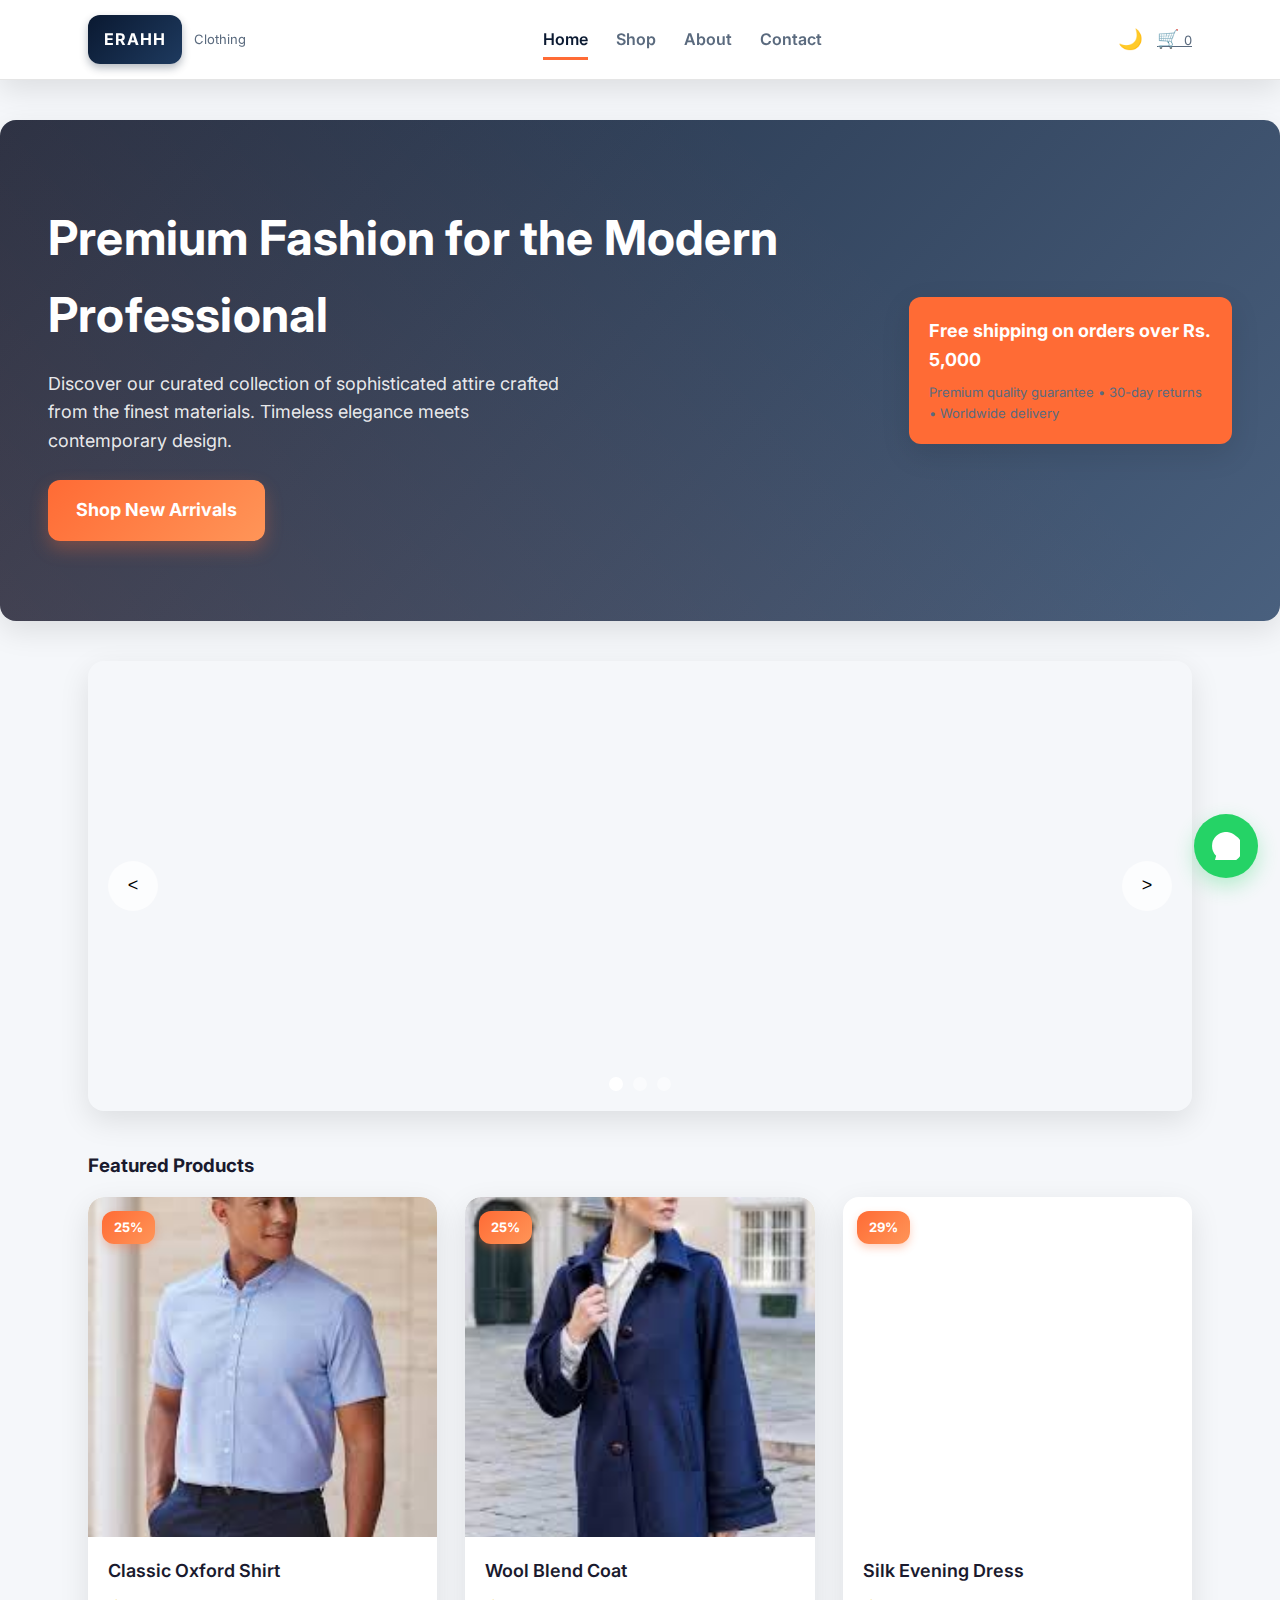
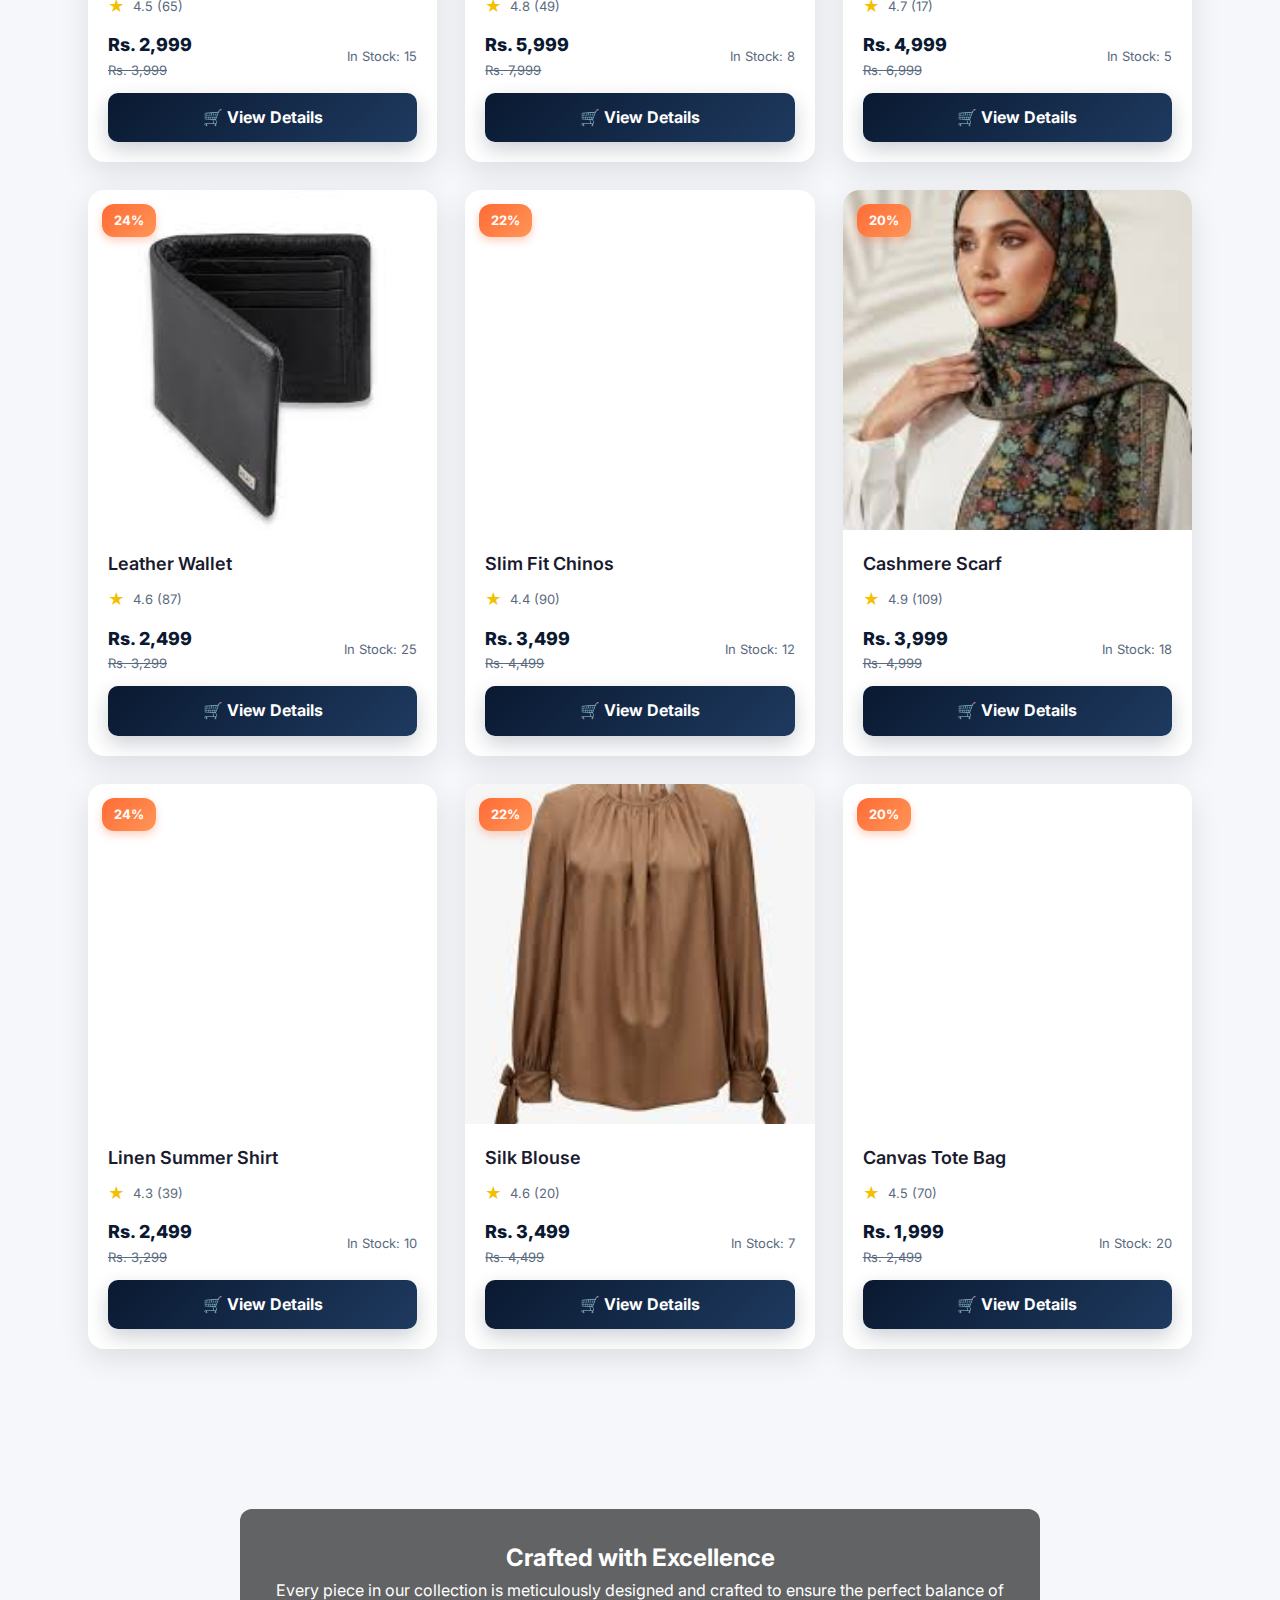
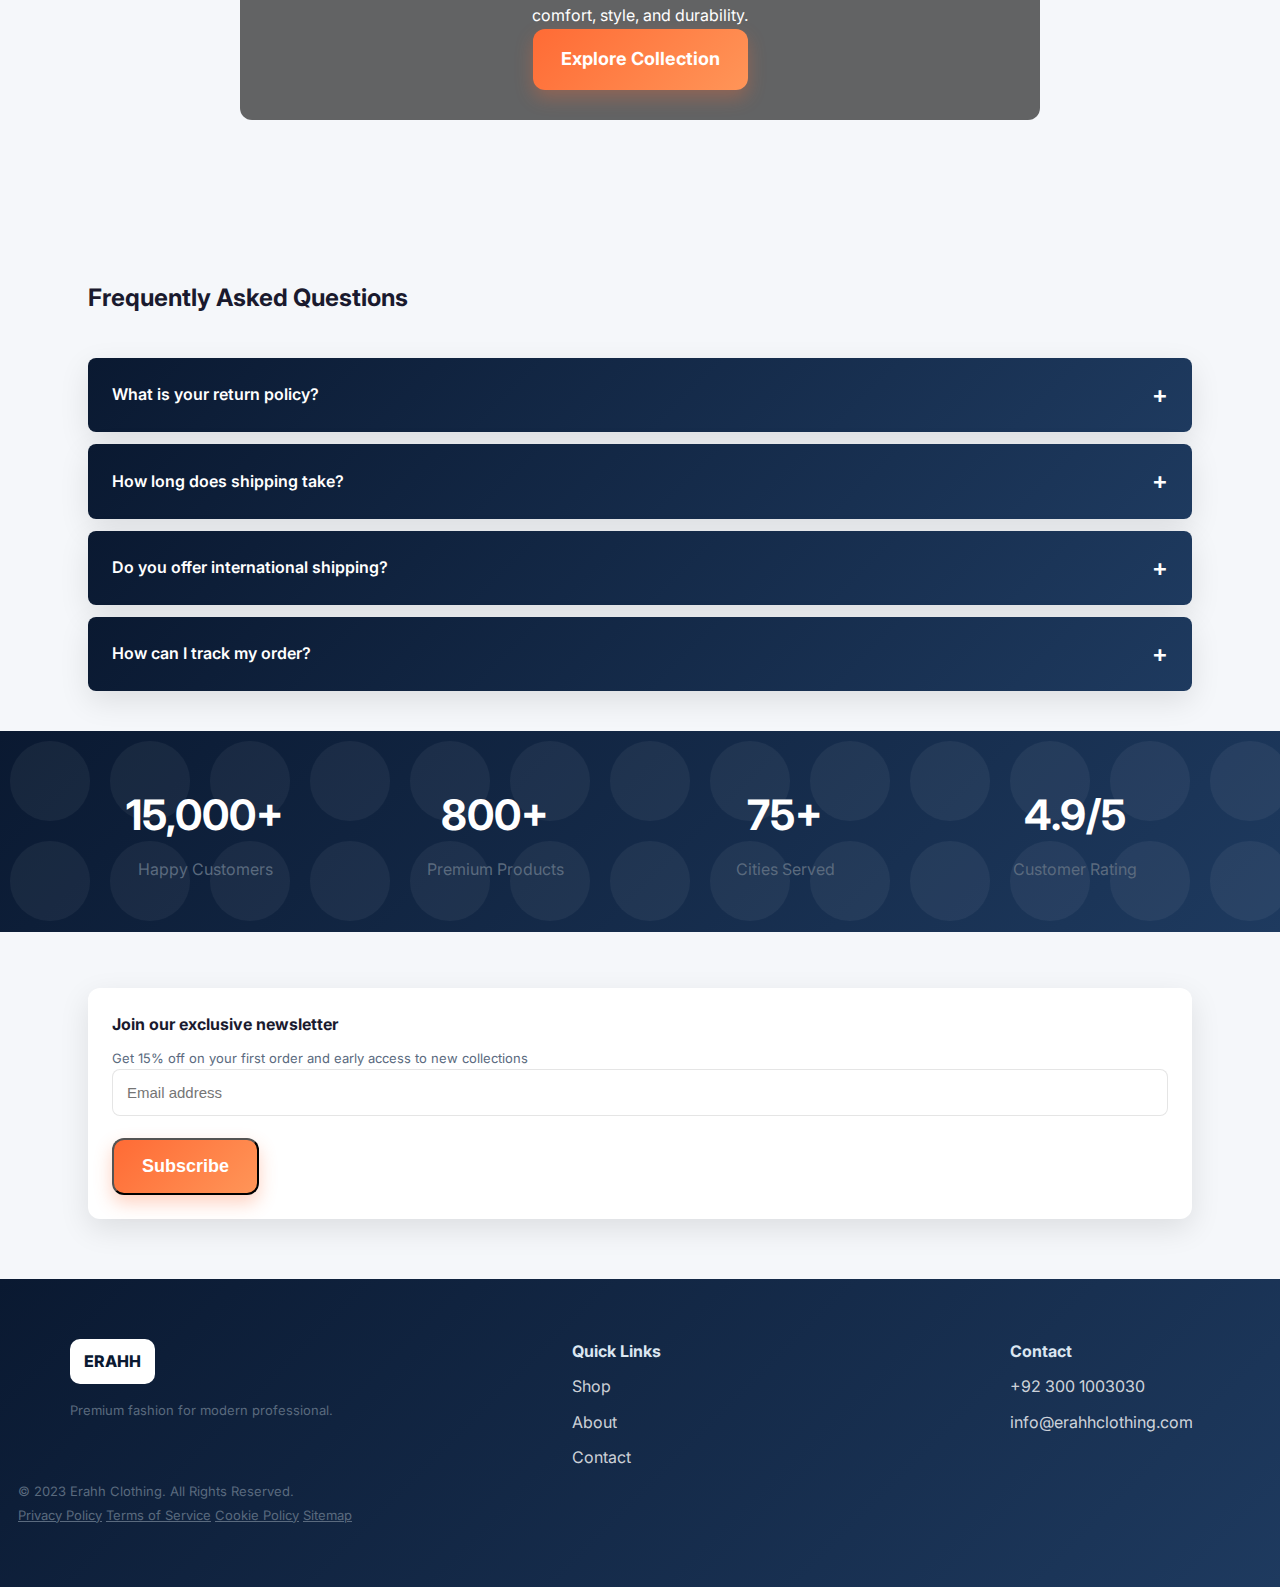
<file: web 404/index.html>
<!doctype html>
<html lang="en">
<head>
  <meta charset="utf-8">
  <meta name="viewport" content="width=device-width,initial-scale=1">
  <title>Erahh Clothing — Home</title>
  <meta name="description" content="Erahh Clothing - modern, stylish apparel. Shop premium textiles and curated collections.">
  <link rel="stylesheet" href="style.css">
  <link rel="preconnect" href="https://fonts.googleapis.com">
  <link rel="preconnect" href="https://fonts.gstatic.com" crossorigin>
  <link href="https://fonts.googleapis.com/css2?family=Inter:wght@400;500;600;700;800&family=Poppins:wght@400;500;600;700;800&display=swap" rel="stylesheet">
</head>
<body>

  <header class="header">
    <div class="header-inner">
      <a class="brand" href="index.html">
        <div class="logo-pill">ERAHH</div>
        <div class="muted small">Clothing</div>
      </a>
      <nav class="site-nav">
        <a href="index.html" class="active">Home</a>
        <div class="dropdown">
          <a href="shop.html">Shop</a>
          <div class="dropdown-content">
            <a href="shop.html?category=Men">Men</a>
            <a href="shop.html?category=Women">Women</a>
            <a href="shop.html?category=Accessories">Accessories</a>
          </div>
        </div>
        <a href="about.html">About</a>
        <a href="contact.html">Contact</a>
      </nav>
      <div class="header-icons">
        <button class="theme-toggle" aria-label="Toggle theme">🌙</button>
        <a href="cart.html">🛒 <span class="cart-count small muted">0</span></a>
      </div>
    </div>
  </header>

  <main>
    <section class="hero">
      <div class="hero-left">
        <h1>Premium Fashion for the Modern Professional</h1>
        <p>Discover our curated collection of sophisticated attire crafted from the finest materials. Timeless elegance meets contemporary design.</p>
        <a href="shop.html" class="cta">Shop New Arrivals</a>
      </div>
      <div class="hero-right">
        <div style="background:var(--accent); padding:20px;border-radius:12px; max-width:400px; box-shadow:var(--shadow)">
          <div style="font-weight:700; font-size:18px; margin-bottom:8px">Free shipping on orders over Rs. 5,000</div>
          <div class="small muted">Premium quality guarantee • 30-day returns • Worldwide delivery</div>
        </div>
      </div>
    </section>

    <!-- Image Slider -->
    <div class="container">
      <div class="slider-container">
        <div class="slides">
          <div class="slide" style="background-image: url('https://images.unsplash.com/photo-1483985988355-763728e1935b?q=80&w=1800&auto=format&fit=crop')"></div>
          <div class="slide" style="background-image: url('https://images.unsplash.com/photo-1490481651871-ab68de25d43d?q=80&w=1800&auto=format&fit=crop')"></div>
          <div class="slide" style="background-image: url('https://images.unsplash.com/photo-1441986300917-64674bd600d8?q=80&w=1800&auto=format&fit=crop')"></div>
        </div>
        <div class="slider-nav">
          <button class="slider-prev">&lt;</button>
          <button class="slider-next">&gt;</button>
        </div>
        <div class="slider-dots">
          <span class="dot active"></span>
          <span class="dot"></span>
          <span class="dot"></span>
        </div>
      </div>
    </div>

    <div class="container">
      <h3 style="margin-bottom:16px">Featured Products</h3>
      <div class="products" aria-live="polite"></div>
    </div>

    <!-- Parallax Section -->
    <div class="parallax" style="background-image: url('https://images.unsplash.com/photo-1445205170230-053b83016050?q=80&w=1800&auto=format&fit=crop')">
      <div class="parallax-content">
        <h2>Crafted with Excellence</h2>
        <p>Every piece in our collection is meticulously designed and crafted to ensure the perfect balance of comfort, style, and durability.</p>
        <a href="shop.html" class="cta">Explore Collection</a>
      </div>
    </div>

    <!-- FAQ Section -->
    <div class="container">
      <h2 style="margin-bottom:20px">Frequently Asked Questions</h2>
      <div class="accordion">
        <div class="accordion-item">
          <div class="accordion-header">What is your return policy?</div>
          <div class="accordion-content">
            <p>We offer a 30-day return policy for all items in their original condition with tags attached. Simply contact our customer service team to initiate a return. Refunds are processed within 5-7 business days after we receive the returned item.</p>
          </div>
        </div>
        <div class="accordion-item">
          <div class="accordion-header">How long does shipping take?</div>
          <div class="accordion-content">
            <p>Standard shipping typically takes 5-7 business days. Express shipping options are available at checkout for 2-3 business day delivery. International shipping times vary by destination.</p>
          </div>
        </div>
        <div class="accordion-item">
          <div class="accordion-header">Do you offer international shipping?</div>
          <div class="accordion-content">
            <p>Yes, we ship to over 50 countries worldwide. International shipping rates and delivery times vary by location. You can check if we ship to your country at checkout.</p>
          </div>
        </div>
        <div class="accordion-item">
          <div class="accordion-header">How can I track my order?</div>
          <div class="accordion-content">
            <p>Once your order ships, you'll receive a confirmation email with a tracking number. You can use this number to track your package on our website or the carrier's website.</p>
          </div>
        </div>
      </div>
    </div>

    <section class="stats">
      <div class="stats-inner">
        <div class="stat"><h2>15,000+</h2><p class="muted">Happy Customers</p></div>
        <div class="stat"><h2>800+</h2><p class="muted">Premium Products</p></div>
        <div class="stat"><h2>75+</h2><p class="muted">Cities Served</p></div>
        <div class="stat"><h2>4.9/5</h2><p class="muted">Customer Rating</p></div>
      </div>
    </section>
    
    <div style="height:28px"></div>

    <section class="container">
      <div style="display:flex; gap:24px; flex-wrap:wrap">
        <div style="flex:1; min-width:260px" class="form-card">
          <h4 style="margin-bottom:10px">Join our exclusive newsletter</h4>
          <p class="muted small">Get 15% off on your first order and early access to new collections</p>
          <form onsubmit="event.preventDefault(); showNotification('Thanks for subscribing! Check your email for the discount code.');">
            <input type="email" placeholder="Email address" required>
            <button class="cta" style="margin-top:8px">Subscribe</button>
          </form>
        </div>
      </div>
    </section>
  </main>
  <footer class="site-footer">
    <div class="footer-inner">
      <div class="footer-col">
        <div class="footer-logo">ERAHH</div>
        <div class="muted small">Premium fashion for modern professional.</div>
      </div>
      <div class="footer-col">
        <div style="font-weight:700;color:#dbe6f1">Quick Links</div>
        <a href="shop.html">Shop</a>
        <a href="about.html">About</a>
        <a href="contact.html">Contact</a>
      </div>
      <div class="footer-col">
        <div style="font-weight:700;color:#dbe6f1">Contact</div>
        <a href="tel:+92 3001003030">+92 300 1003030</a>
        <a href="mailto:info@erahhclothing.com">info@erahhclothing.com</a>
      </div>
    </div>
    
    <!-- CENTERED FOOTER BOTTOM -->
    <div class="footer-bottom">
      <p class="small muted">&copy; 2023 Erahh Clothing. All Rights Reserved.</p>
      <div class="footer-links">
        <a href="#" data-modal="privacy" class="small muted">Privacy Policy</a>
        <a href="#" data-modal="terms" class="small muted">Terms of Service</a>
        <a href="#" data-modal="cookie" class="small muted">Cookie Policy</a>
        <a href="#" data-modal="sitemap" class="small muted">Sitemap</a>
      </div>
    </div>
  </footer>

  <a class="whatsapp" href="https://wa.me/92 3001003030" target="_blank" aria-label="WhatsApp" style="position:fixed;right:22px;bottom:22px;">
    <svg width="28" height="28" viewBox="0 0 24 24" fill="none"><path fill="#fff" d="M20.52 3.48a11.96 11.96 0 10-16.97 16.97l-1.37 4.99 5.08-1.35A11.96 11.96 0 0020.52 3.48z"/><path d="M17.347 14.52c-.293-.146-1.732-.856-2.002-.953-.27-.098-.467-.146-.664.147-.197.293-.76.953-.93 1.147-.172.197-.345.219-.637.073-.293-.146-1.236-.455-2.35-1.45-.869-.773-1.455-1.727-1.626-2.02-.172-.293-.018-.452.129-.598.132-.132.293-.345.439-.517.146-.172.195-.293.293-.488.098-.197.049-.369-.024-.516-.073-.146-.664-1.6-.909-2.195-.239-.577-.482-.5-.663-.51l-.565-.01c-.197 0-.516.073-.787.369-.27.293-1.03 1.01-1.03 2.46 0 1.45 1.055 2.852 1.2 3.049.146.197 2.07 3.17 5.022 4.44 2.95 1.27 2.95.848 3.48.802.516-.049 1.73-.7 1.976-1.374.246-.674.246-1.25.172-1.374-.073-.122-.267-.197-.56-.343z" fill="#fff"/></svg>
  </a>

  <script src="main.js"></script>
</body>
</html>
</file>
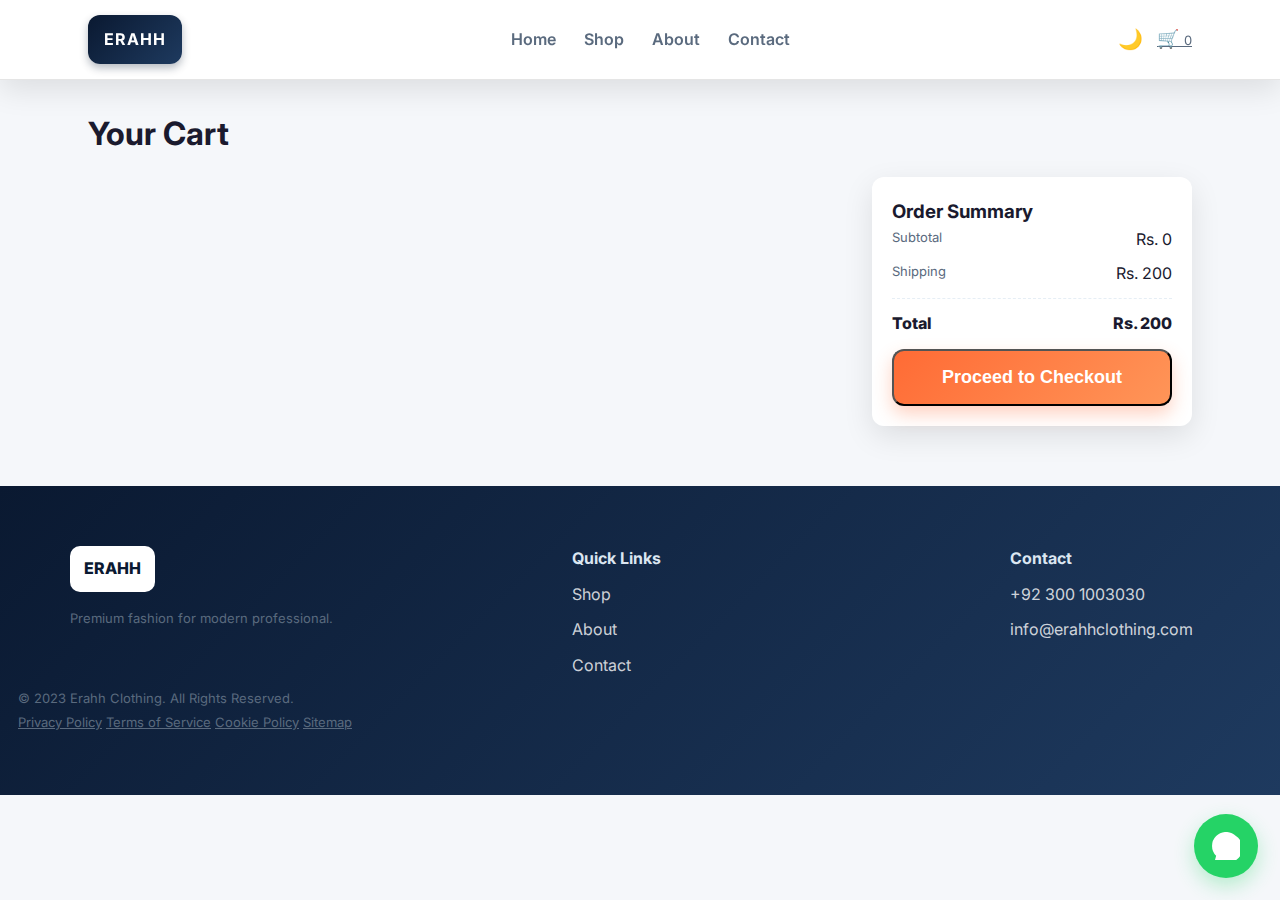
<file: web 404/cart.html>
<!doctype html>
<html lang="en">
<head> 
  <meta charset="utf-8">
  <meta name="viewport" content="width=device-width,initial-scale=1">
  <title>Cart — Erahh Clothing</title>
  <link rel="stylesheet" href="style.css">
  <link rel="preconnect" href="https://fonts.googleapis.com">
  <link rel="preconnect" href="https://fonts.gstatic.com" crossorigin>
  <link href="https://fonts.googleapis.com/css2?family=Inter:wght@400;500;600;700;800&family=Poppins:wght@400;500;600;700;800&display=swap" rel="stylesheet">
</head>
<body>
  <header class="header">        
    <div class="header-inner">
      <a class="brand" href="index.html"><div class="logo-pill">ERAHH</div></a>
      <nav class="site-nav"><a href="index.html">Home</a><a href="shop.html">Shop</a><a href="about.html">About</a><a href="contact.html">Contact</a></nav>
      <div class="header-icons">
        <button class="theme-toggle" aria-label="Toggle theme">🌙</button>
        <a href="cart.html">🛒 <span class="cart-count small muted">0</span></a>
      </div>
    </div>
  </header>
      
  <main class="container">
    <h1>Your Cart</h1>
    <div style="display:grid;grid-template-columns:1fr 320px; gap:18px; margin-top:18px">
      <div>
        <div class="cart-list"></div>
      </div>

      <aside>
        <div class="order-summary">
          <h3>Order Summary</h3>
          <div style="display:flex;justify-content:space-between"><div class="muted small">Subtotal</div><div class="subtotal-amt">Rs. 0</div></div>
          <div style="display:flex;justify-content:space-between;margin-top:8px"><div class="muted small">Shipping</div><div class="shipping-amt">Rs. 200</div></div>
          <hr style="margin:12px 0;border:none;border-top:1px dashed #e6eef5">
          <div style="display:flex;justify-content:space-between;font-weight:800"><div>Total</div><div class="total-amt">Rs. 0</div></div>
          <a href="checkout.html"><button class="cta" style="width:100%;margin-top:12px">Proceed to Checkout</button></a>
        </div>
      </aside>
    </div>
  </main>

  <footer class="site-footer">
    <div class="footer-inner">
      <div class="footer-col">
        <div class="footer-logo">ERAHH</div>
        <div class="muted small">Premium fashion for modern professional.</div>
      </div>
      <div class="footer-col">
        <div style="font-weight:700;color:#dbe6f1">Quick Links</div>
        <a href="shop.html">Shop</a>
        <a href="about.html">About</a>
        <a href="contact.html">Contact</a>
      </div>
      <div class="footer-col">
        <div style="font-weight:700;color:#dbe6f1">Contact</div>
        <a href="tel:+92 3001003030">+92 300 1003030</a>
        <a href="mailto:info@erahhclothing.com">info@erahhclothing.com</a>
      </div>
    </div>
    
    <!-- CENTERED FOOTER BOTTOM -->
    <div class="footer-bottom">
      <p class="small muted">&copy; 2023 Erahh Clothing. All Rights Reserved.</p>
      <div class="footer-links">
        <a href="#" data-modal="privacy" class="small muted">Privacy Policy</a>
        <a href="#" data-modal="terms" class="small muted">Terms of Service</a>
        <a href="#" data-modal="cookie" class="small muted">Cookie Policy</a>
        <a href="#" data-modal="sitemap" class="small muted">Sitemap</a>
      </div>
    </div>
  </footer>
<a class="whatsapp" href="https://wa.me/92 3001003030" target="_blank" aria-label="WhatsApp" style="position:fixed;right:22px;bottom:22px;">
    <svg width="28" height="28" viewBox="0 0 24 24" fill="none"><path fill="#fff" d="M20.52 3.48a11.96 11.96 0 10-16.97 16.97l-1.37 4.99 5.08-1.35A11.96 11.96 0 0020.52 3.48z"/><path d="M17.347 14.52c-.293-.146-1.732-.856-2.002-.953-.27-.098-.467-.146-.664.147-.197.293-.76.953-.93 1.147-.172.197-.345.219-.637.073-.293-.146-1.236-.455-2.35-1.45-.869-.773-1.455-1.727-1.626-2.02-.172-.293-.018-.452.129-.598.132-.132.293-.345.439-.517.146-.172.195-.293.293-.488.098-.197.049-.369-.024-.516-.073-.146-.664-1.6-.909-2.195-.239-.577-.482-.5-.663-.51l-.565-.01c-.197 0-.516.073-.787.369-.27.293-1.03 1.01-1.03 2.46 0 1.45 1.055 2.852 1.2 3.049.146.197 2.07 3.17 5.022 4.44 2.95 1.27 2.95.848 3.48.802.516-.049 1.73-.7 1.976-1.374.246-.674.246-1.25.172-1.374-.073-.122-.267-.197-.56-.343z" fill="#fff"/></svg>
  </a>

  <script src="main.js"></script>
</body>
</html>
</file>
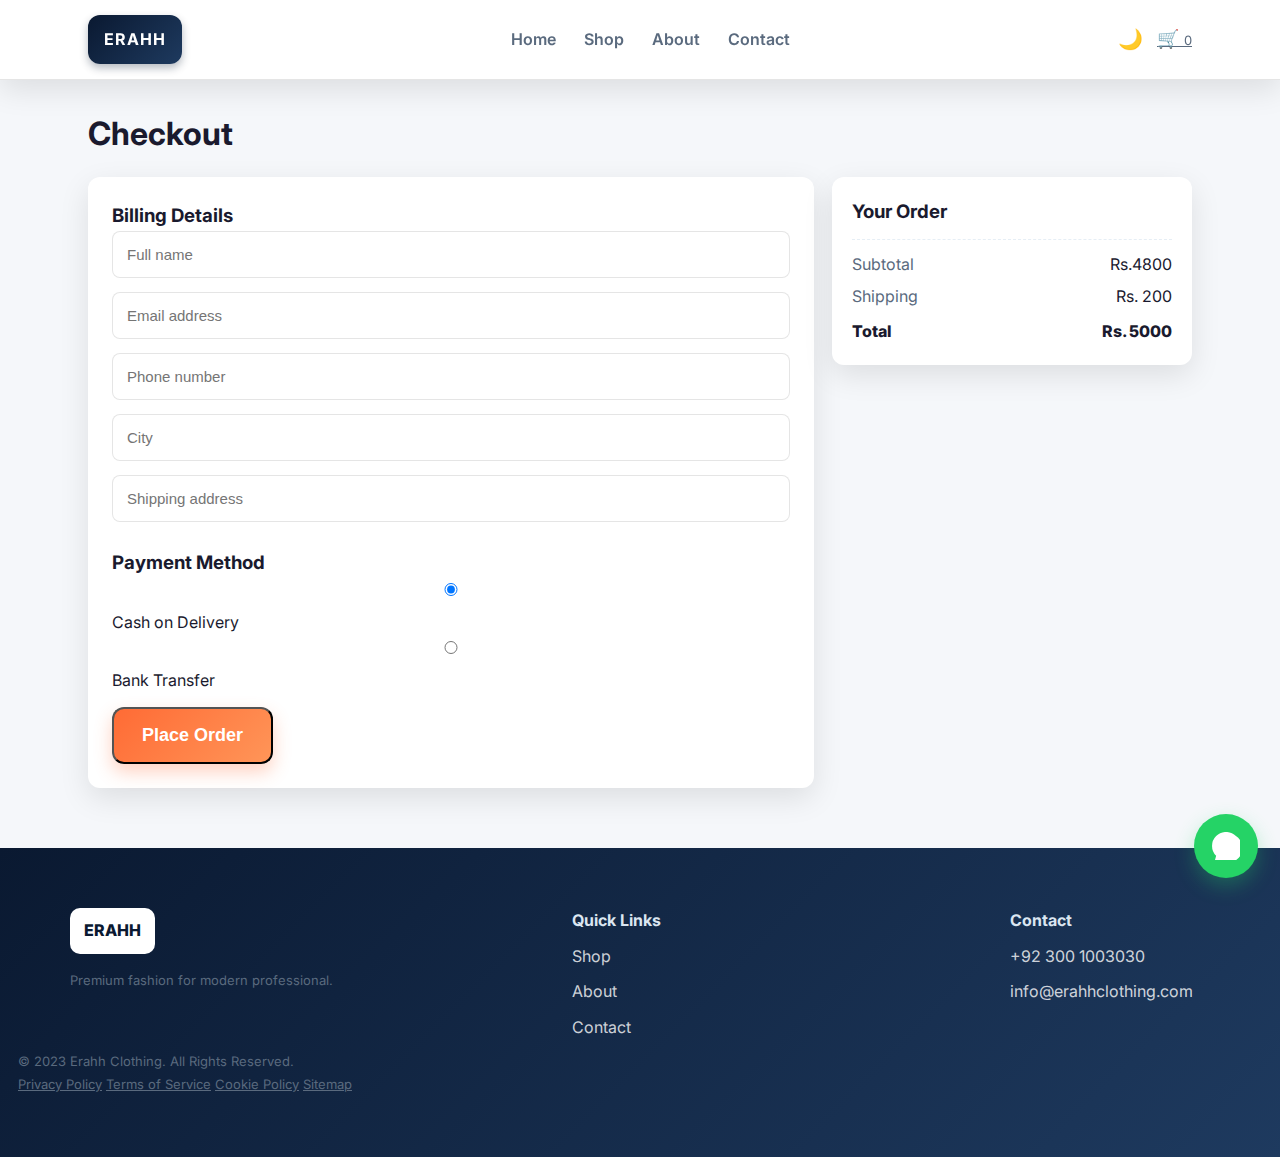
<file: web 404/checkout.html>
<!doctype html>
<html lang="en">
<head>
  <meta charset="utf-8">
  <meta name="viewport" content="width=device-width,initial-scale=1">
  <title>Checkout — Erahh Clothing</title>
  <link rel="stylesheet" href="style.css">
  <link rel="preconnect" href="https://fonts.googleapis.com">
  <link rel="preconnect" href="https://fonts.gstatic.com" crossorigin>
  <link href="https://fonts.googleapis.com/css2?family=Inter:wght@400;500;600;700;800&family=Poppins:wght@400;500;600;700;800&display=swap" rel="stylesheet">
</head>
<body>
  <header class="header">
    <div class="header-inner">
      <a class="brand" href="index.html"><div class="logo-pill">ERAHH</div></a>
      <nav class="site-nav"><a href="index.html">Home</a><a href="shop.html">Shop</a><a href="about.html">About</a><a href="contact.html">Contact</a></nav>
      <div class="header-icons">
        <button class="theme-toggle" aria-label="Toggle theme">🌙</button>
        <a href="cart.html">🛒 <span class="cart-count small muted">0</span></a>
      </div>
    </div>
  </header>

  <main class="container">
    <h1>Checkout</h1>
    <div style="display:grid;grid-template-columns:1fr 360px; gap:18px; margin-top:18px">
      <section>
        <div class="form-card">
          <form id="checkout-form">
            <h3>Billing Details</h3>
            <input name="name" placeholder="Full name" required>
            <input name="email" type="email" placeholder="Email address" required>
            <input name="phone" placeholder="Phone number" required>
            <input name="city" placeholder="City" required>
            <input name="address" placeholder="Shipping address" required>

            <h3 style="margin-top:12px">Payment Method</h3>
            <label><input type="radio" name="payment" value="cod" checked> Cash on Delivery</label><br>
            <label><input type="radio" name="payment" value="bank"> Bank Transfer</label><br>

            <button class="cta" type="submit" style="margin-top:14px">Place Order</button>
          </form>
        </div>
      </section>

      <aside>
        <div class="order-summary">
          <h3>Your Order</h3>
          <div class="order-items small muted"></div>
          <hr style="margin:12px 0;border:none;border-top:1px dashed #e6eef5">
          <div style="display:flex;justify-content:space-between"><div class="muted">Subtotal</div><div class="subtotal-amt">Rs.4800</div></div>
          <div style="display:flex;justify-content:space-between;margin-top:6px"><div class="muted">Shipping</div><div class="shipping-amt">Rs. 200</div></div>
          <div style="display:flex;justify-content:space-between;margin-top:10px;font-weight:800"><div>Total</div><div class="total-amt">Rs. 5000</div></div>
        </div>
      </aside>
    </div>
  </main>

  <footer class="site-footer">
    <div class="footer-inner">
      <div class="footer-col">
        <div class="footer-logo">ERAHH</div>
        <div class="muted small">Premium fashion for modern professional.</div>
      </div>
      <div class="footer-col">
        <div style="font-weight:700;color:#dbe6f1">Quick Links</div>
        <a href="shop.html">Shop</a>
        <a href="about.html">About</a>
        <a href="contact.html">Contact</a>
      </div>
      <div class="footer-col">
        <div style="font-weight:700;color:#dbe6f1">Contact</div>
        <a href="tel:+92 3001003030">+92 300 1003030</a>
        <a href="mailto:info@erahhclothing.com">info@erahhclothing.com</a>
      </div>
    </div>
    
    <!-- CENTERED FOOTER BOTTOM -->
    <div class="footer-bottom">
      <p class="small muted">&copy; 2023 Erahh Clothing. All Rights Reserved.</p>
      <div class="footer-links">
        <a href="#" data-modal="privacy" class="small muted">Privacy Policy</a>
        <a href="#" data-modal="terms" class="small muted">Terms of Service</a>
        <a href="#" data-modal="cookie" class="small muted">Cookie Policy</a>
        <a href="#" data-modal="sitemap" class="small muted">Sitemap</a>
      </div>
    </div>
  </footer>

<a class="whatsapp" href="https://wa.me/92 3001003030" target="_blank" aria-label="WhatsApp" style="position:fixed;right:22px;bottom:22px;">
    <svg width="28" height="28" viewBox="0 0 24 24" fill="none"><path fill="#fff" d="M20.52 3.48a11.96 11.96 0 10-16.97 16.97l-1.37 4.99 5.08-1.35A11.96 11.96 0 0020.52 3.48z"/><path d="M17.347 14.52c-.293-.146-1.732-.856-2.002-.953-.27-.098-.467-.146-.664.147-.197.293-.76.953-.93 1.147-.172.197-.345.219-.637.073-.293-.146-1.236-.455-2.35-1.45-.869-.773-1.455-1.727-1.626-2.02-.172-.293-.018-.452.129-.598.132-.132.293-.345.439-.517.146-.172.195-.293.293-.488.098-.197.049-.369-.024-.516-.073-.146-.664-1.6-.909-2.195-.239-.577-.482-.5-.663-.51l-.565-.01c-.197 0-.516.073-.787.369-.27.293-1.03 1.01-1.03 2.46 0 1.45 1.055 2.852 1.2 3.049.146.197 2.07 3.17 5.022 4.44 2.95 1.27 2.95.848 3.48.802.516-.049 1.73-.7 1.976-1.374.246-.674.246-1.25.172-1.374-.073-.122-.267-.197-.56-.343z" fill="#fff"/></svg>
  </a>

  <script src="main.js"></script>
</body>
</html>
</file>
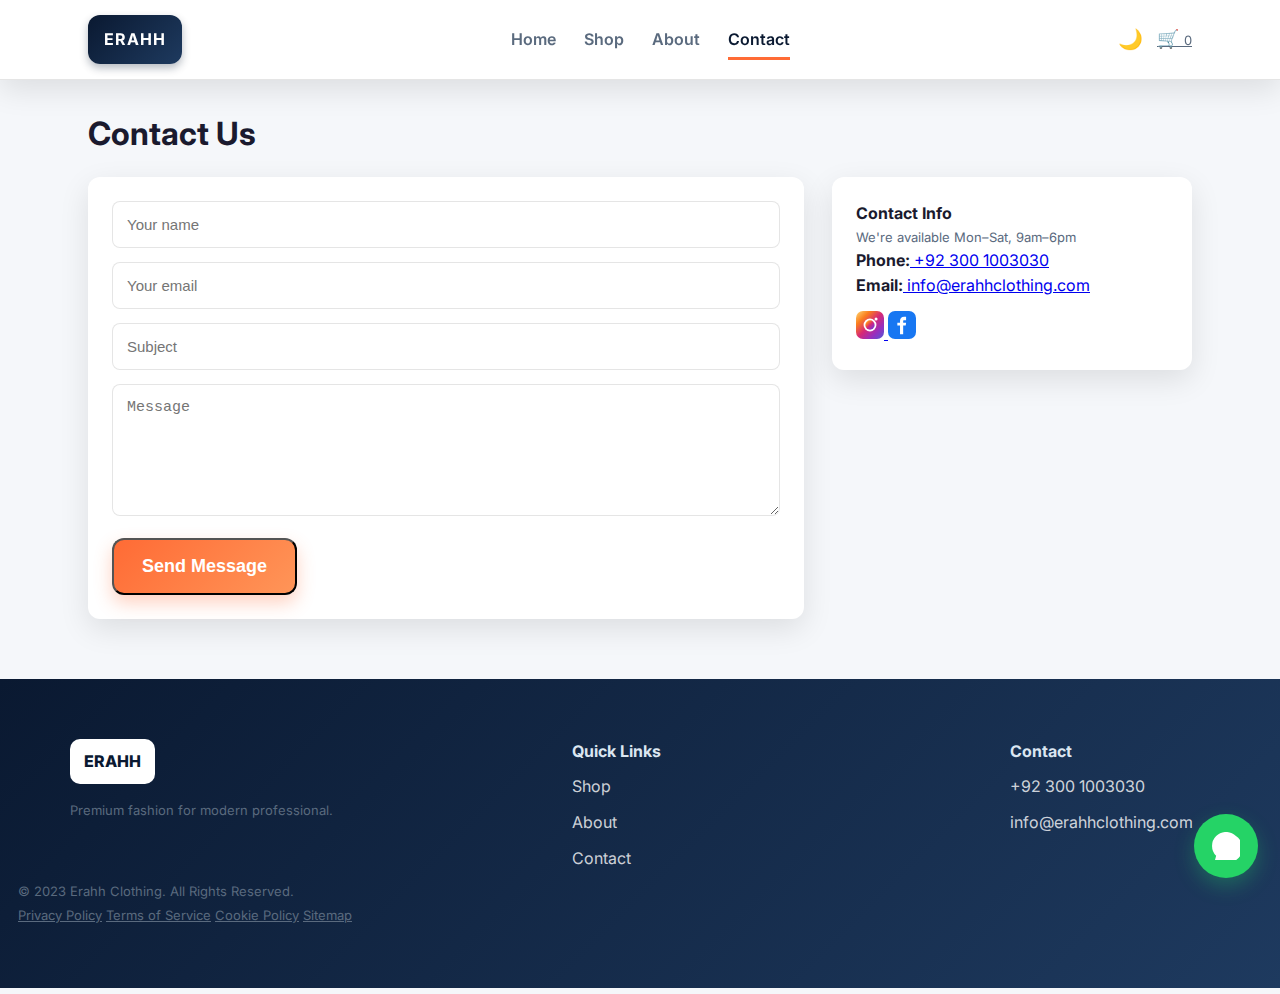
<file: web 404/contact.html>
<!doctype html>
<html lang="en">
<head>
  <meta charset="utf-8">
  <meta name="viewport" content="width=device-width,initial-scale=1">
  <title>Contact — Erahh Clothing</title>
  <link rel="stylesheet" href="style.css">
  <link rel="preconnect" href="https://fonts.googleapis.com">
  <link rel="preconnect" href="https://fonts.gstatic.com" crossorigin>
  <link href="https://fonts.googleapis.com/css2?family=Inter:wght@400;500;600;700;800&family=Poppins:wght@400;500;600;700;800&display=swap" rel="stylesheet">
</head>
<body>
  <header class="header">
    <div class="header-inner">
      <a class="brand" href="index.html"><div class="logo-pill">ERAHH</div></a>
      <nav class="site-nav"><a href="index.html">Home</a><a href="shop.html">Shop</a><a href="about.html">About</a><a href="contact.html" class="active">Contact</a></nav>
      <div class="header-icons">
        <button class="theme-toggle" aria-label="Toggle theme">🌙</button>
        <a href="cart.html">🛒 <span class="cart-count small muted">0</span></a>
      </div>
    </div>
  </header>

  <main class="container">
    <h1>Contact Us</h1>
    <div style="display:grid; grid-template-columns:1fr 360px; gap:28px; margin-top:18px">
      <section>
        <div class="form-card">
          <form id="contact-form" onsubmit="event.preventDefault(); showNotification('Message sent — we will contact you soon!');">
            <input type="text" name="name" placeholder="Your name" required>
            <input type="email" name="email" placeholder="Your email" required>
            <input type="text" name="subject" placeholder="Subject">
            <textarea name="message" rows="6" placeholder="Message" required></textarea>
            <form onsubmit="event.preventDefault(); showNotification('Your message has been sent! Thanks for sugessting us.');"></form>
          
            <button class="cta" type="submit">Send Message</button>
            
          </form>
        </div>
      </section>

      <aside>
        <div class="form-card">
          <h4>Contact Info</h4>
          <p class="muted small">We're available Mon–Sat, 9am–6pm</p>
          <p><strong>Phone:</strong><a href="https://wa.me/923001003030"> +92 300 1003030</a></p>
          <p><strong>Email:</strong><a href="mailto:info@erahhclothing.com?subject=Erahh%20Clothing%20Inquiry&body=Hello%2C%20I%20would%20like%20to%20ask...">
    info@erahhclothing.com
</a>
</p>
          <div style="margin-top:12px; display:flex; gap:12px; align-items:center">
         <div class="social-wrapper">
    <a href="https://instagram.com/YOUR_PAGE_HERE" target="_blank" title="Instagram" class="social-icon">
        <svg width="28" height="28" viewBox="0 0 24 24">
            <defs>
                <linearGradient id="igGradient" x1="0" y1="0" x2="1" y2="1">
                    <stop offset="0%" stop-color="#feda75"/>
                    <stop offset="25%" stop-color="#fa7e1e"/>
                    <stop offset="50%" stop-color="#d62976"/>
                    <stop offset="75%" stop-color="#962fbf"/>
                    <stop offset="100%" stop-color="#4f5bd5"/>
                </linearGradient>
            </defs>
            <rect width="24" height="24" rx="6" fill="url(#igGradient)"/>
            <circle cx="12" cy="12" r="5.5" fill="white"/>
            <circle cx="17.2" cy="6.8" r="1.3" fill="white"/>
            <circle cx="12" cy="12" r="4" fill="url(#igGradient)"/>
        </svg>
    </a>
    <a href="https://facebook.com/YOUR_PAGE_HERE" target="_blank" title="Facebook" class="social-icon">
        <svg width="28" height="28" viewBox="0 0 24 24">
            <rect width="24" height="24" rx="6" fill="#1877F2"/>
            <path d="M15.5 8H13.8C13.2 8 13 8.3 13 8.9V10H15.5L15.2 12.5H13V20H10.3V12.5H8V10H10.3V8.5C10.3 6.6 11.4 5 13.8 5H15.5V8Z" fill="white"/>
        </svg>
    </a>
</div>

          </div>
        </div>
      </aside>
    </div>
  </main>

    <footer class="site-footer">
    <div class="footer-inner">
      <div class="footer-col">
        <div class="footer-logo">ERAHH</div>
        <div class="muted small">Premium fashion for modern professional.</div>
      </div>
      <div class="footer-col">
        <div style="font-weight:700;color:#dbe6f1">Quick Links</div>
        <a href="shop.html">Shop</a>
        <a href="about.html">About</a>
        <a href="contact.html">Contact</a>
      </div>
      <div class="footer-col">
        <div style="font-weight:700;color:#dbe6f1">Contact</div>
        <a href="tel:+92 3001003030">+92 300 1003030</a>
        <a href="mailto:info@erahhclothing.com">info@erahhclothing.com</a>
      </div>
    </div>
    
    <!-- CENTERED FOOTER BOTTOM -->
    <div class="footer-bottom">
      <p class="small muted">&copy; 2023 Erahh Clothing. All Rights Reserved.</p>
      <div class="footer-links">
        <a href="#" data-modal="privacy" class="small muted">Privacy Policy</a>
        <a href="#" data-modal="terms" class="small muted">Terms of Service</a>
        <a href="#" data-modal="cookie" class="small muted">Cookie Policy</a>
        <a href="#" data-modal="sitemap" class="small muted">Sitemap</a>
      </div>
    </div>
  </footer>

 <a class="whatsapp" href="https://wa.me/92 3001003030" target="_blank" aria-label="WhatsApp" style="position:fixed;right:22px;bottom:22px;">
    <svg width="28" height="28" viewBox="0 0 24 24" fill="none"><path fill="#fff" d="M20.52 3.48a11.96 11.96 0 10-16.97 16.97l-1.37 4.99 5.08-1.35A11.96 11.96 0 0020.52 3.48z"/><path d="M17.347 14.52c-.293-.146-1.732-.856-2.002-.953-.27-.098-.467-.146-.664.147-.197.293-.76.953-.93 1.147-.172.197-.345.219-.637.073-.293-.146-1.236-.455-2.35-1.45-.869-.773-1.455-1.727-1.626-2.02-.172-.293-.018-.452.129-.598.132-.132.293-.345.439-.517.146-.172.195-.293.293-.488.098-.197.049-.369-.024-.516-.073-.146-.664-1.6-.909-2.195-.239-.577-.482-.5-.663-.51l-.565-.01c-.197 0-.516.073-.787.369-.27.293-1.03 1.01-1.03 2.46 0 1.45 1.055 2.852 1.2 3.049.146.197 2.07 3.17 5.022 4.44 2.95 1.27 2.95.848 3.48.802.516-.049 1.73-.7 1.976-1.374.246-.674.246-1.25.172-1.374-.073-.122-.267-.197-.56-.343z" fill="#fff"/></svg>
  </a>

  <script src="main.js"></script>
</body>
</html>
</file>
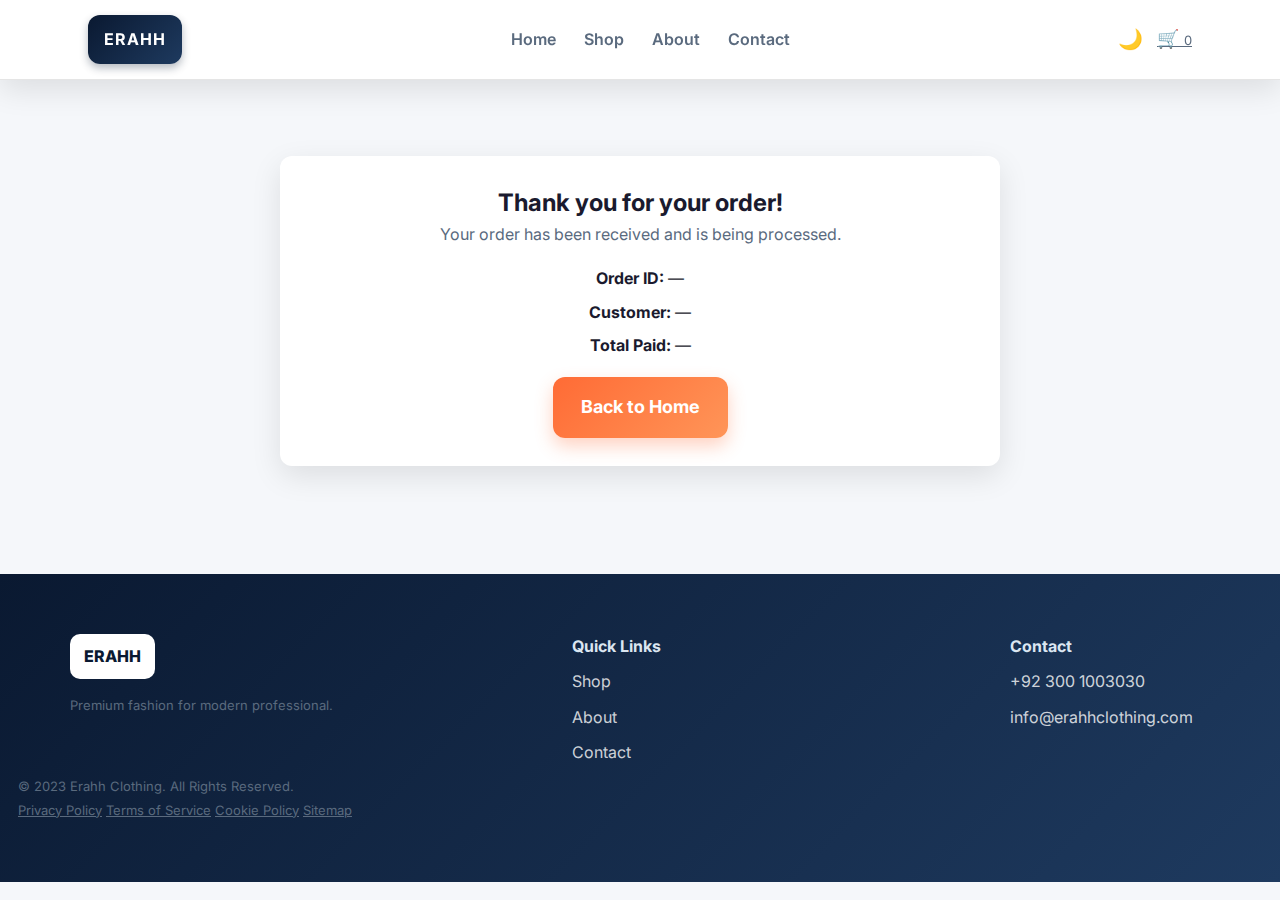
<file: web 404/order-confirmation.html>
<!doctype html>
<html lang="en">
<head>
  <meta charset="utf-8">
  <meta name="viewport" content="width=device-width,initial-scale=1">
  <title>Order Confirmation — Erahh Clothing</title>
  <link rel="stylesheet" href="style.css">
  <link rel="preconnect" href="https://fonts.googleapis.com">
  <link rel="preconnect" href="https://fonts.gstatic.com" crossorigin>
  <link href="https://fonts.googleapis.com/css2?family=Inter:wght@400;500;600;700;800&family=Poppins:wght@400;500;600;700;800&display=swap" rel="stylesheet">
</head>
<body>
  <header class="header">
    <div class="header-inner">
      <a class="brand" href="index.html"><div class="logo-pill">ERAHH</div></a>
      <nav class="site-nav"><a href="index.html">Home</a><a href="shop.html">Shop</a><a href="about.html">About</a><a href="contact.html">Contact</a></nav>
      <div class="header-icons">
        <button class="theme-toggle" aria-label="Toggle theme">🌙</button>
        <a href="cart.html">🛒 <span class="cart-count small muted">0</span></a>
      </div>
    </div>
  </header>

  <main class="container center" style="padding:48px 18px">
    <div style="max-width:720px;margin:0 auto;background:#fff;padding:28px;border-radius:12px;box-shadow:var(--shadow)">
      <h2>Thank you for your order!</h2>
      <p class="muted">Your order has been received and is being processed.</p>
      <div style="margin-top:18px">
        <div><strong>Order ID:</strong> <span class="order-id">—</span></div>
        <div style="margin-top:8px"><strong>Customer:</strong> <span class="order-name">—</span></div>
        <div style="margin-top:8px"><strong>Total Paid:</strong> <span class="order-total">—</span></div>
      </div>

      <div style="margin-top:18px" class="order-items small muted"></div>

      <div style="margin-top:18px">
        <a class="cta" href="index.html">Back to Home</a>
      </div>
    </div>
  </main>

   <footer class="site-footer">
    <div class="footer-inner">
      <div class="footer-col">
        <div class="footer-logo">ERAHH</div>
        <div class="muted small">Premium fashion for modern professional.</div>
      </div>
      <div class="footer-col">
        <div style="font-weight:700;color:#dbe6f1">Quick Links</div>
        <a href="shop.html">Shop</a>
        <a href="about.html">About</a>
        <a href="contact.html">Contact</a>
      </div>
      <div class="footer-col">
        <div style="font-weight:700;color:#dbe6f1">Contact</div>
        <a href="tel:+92 3001003030">+92 300 1003030</a>
        <a href="mailto:info@erahhclothing.com">info@erahhclothing.com</a>
      </div>
    </div>
    
    <!-- CENTERED FOOTER BOTTOM -->
    <div class="footer-bottom">
      <p class="small muted">&copy; 2023 Erahh Clothing. All Rights Reserved.</p>
      <div class="footer-links">
        <a href="#" data-modal="privacy" class="small muted">Privacy Policy</a>
        <a href="#" data-modal="terms" class="small muted">Terms of Service</a>
        <a href="#" data-modal="cookie" class="small muted">Cookie Policy</a>
        <a href="#" data-modal="sitemap" class="small muted">Sitemap</a>
      </div>
    </div>
  </footer>

  <script src="main.js"></script>
</body>
</html>
</file>
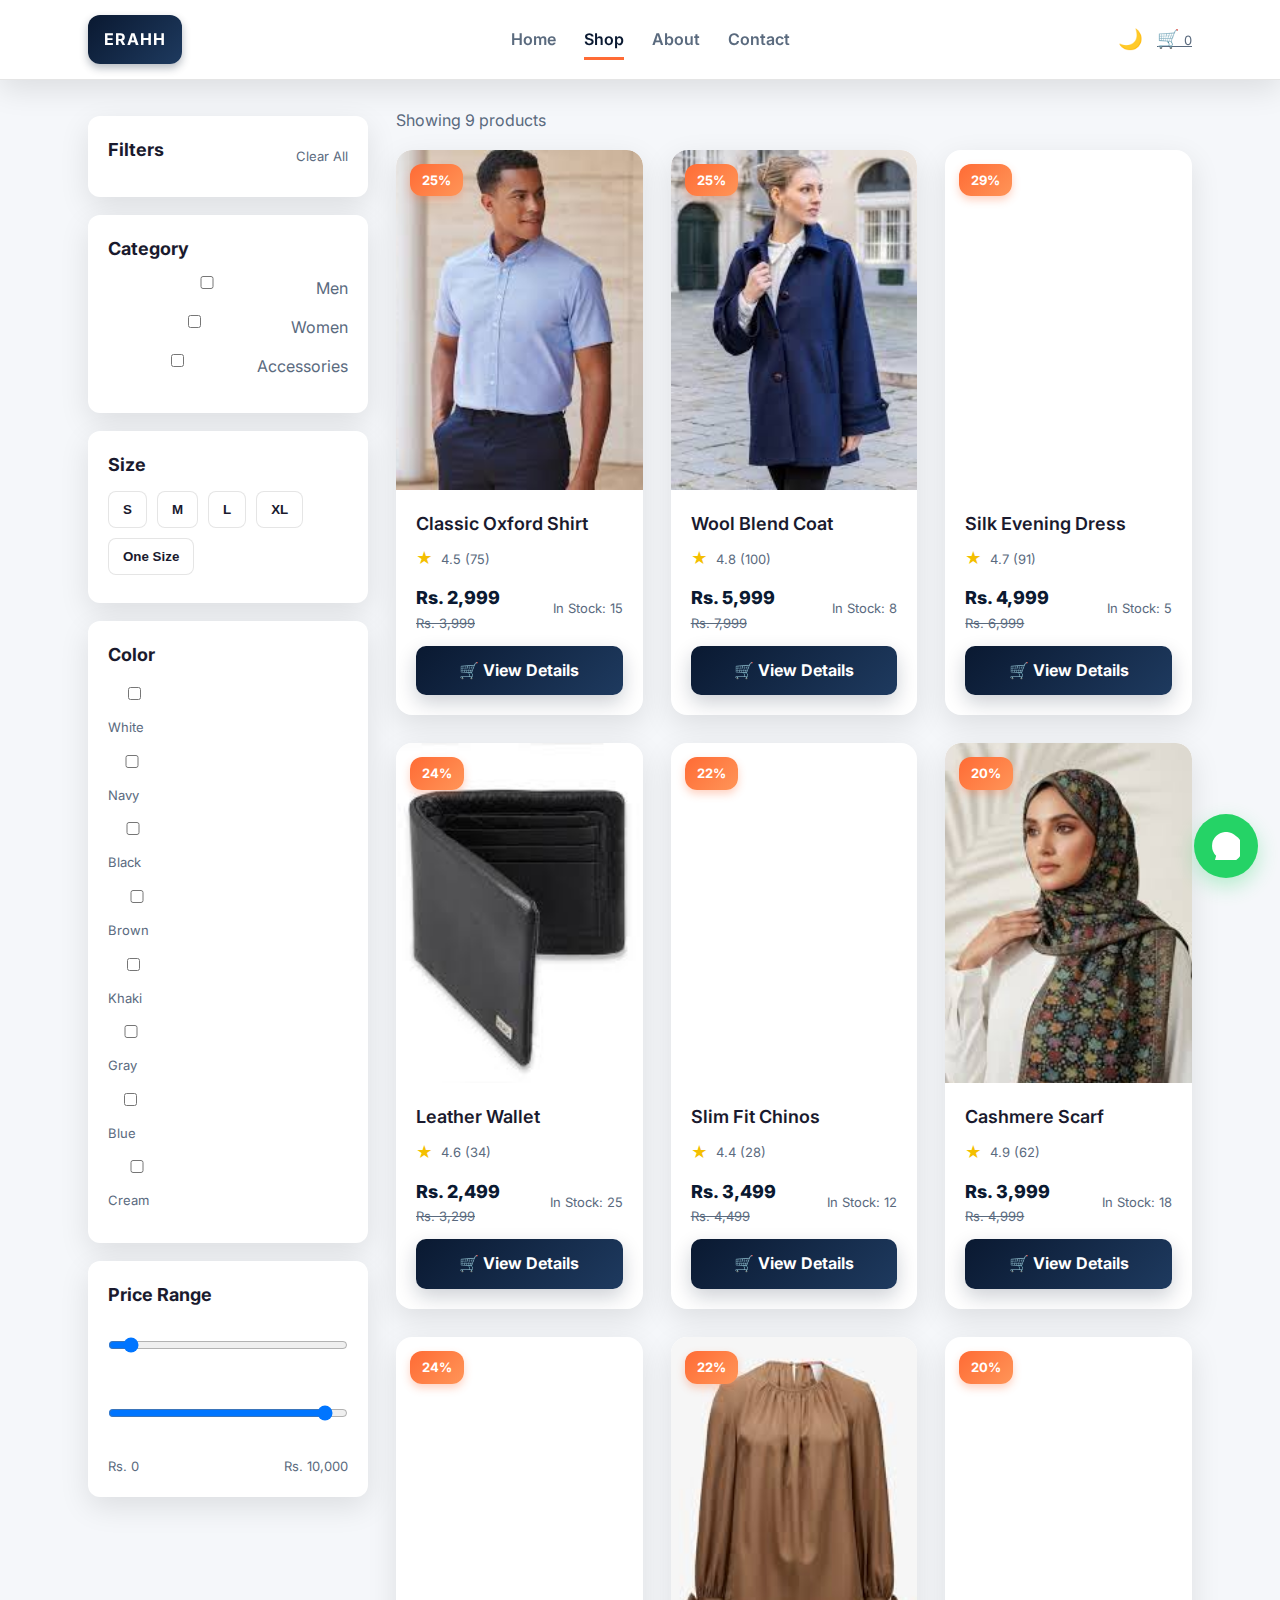
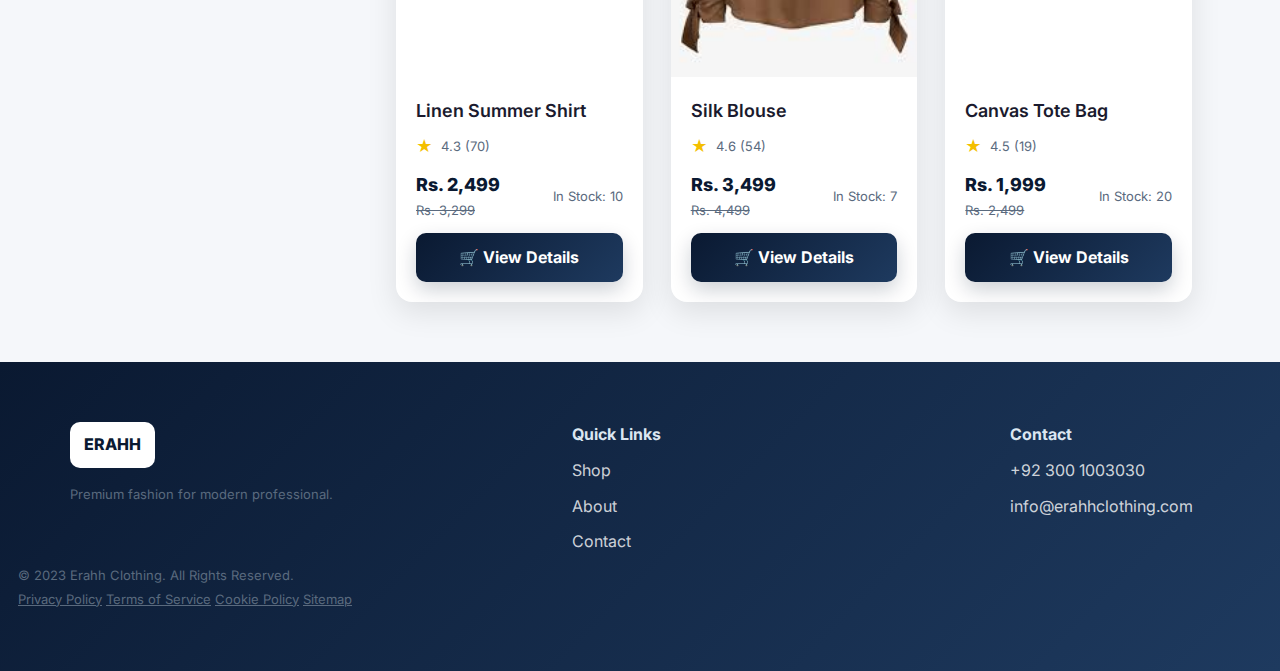
<file: web 404/shop.html>
<!doctype html>
<html lang="en">
<head>
  <meta charset="utf-8">
  <meta name="viewport" content="width=device-width,initial-scale=1">
  <title>Erahh Clothing — Shop</title>
  <link rel="stylesheet" href="style.css">
  <link rel="preconnect" href="https://fonts.googleapis.com">
  <link rel="preconnect" href="https://fonts.gstatic.com" crossorigin>
  <link href="https://fonts.googleapis.com/css2?family=Inter:wght@400;500;600;700;800&family=Poppins:wght@400;500;600;700;800&display=swap" rel="stylesheet">
</head>
<body>
  <header class="header">
    <div class="header-inner">
      <a class="brand" href="index.html"><div class="logo-pill">ERAHH</div></a>
      <nav class="site-nav">
        <a href="index.html">Home</a>
        <a href="shop.html" class="active">Shop</a>
        <a href="about.html">About</a>
        <a href="contact.html">Contact</a>
      </nav>
      <div class="header-icons">
        <button class="theme-toggle" aria-label="Toggle theme">🌙</button>
        <a href="cart.html">🛒 <span class="cart-count small muted">0</span></a>
      </div>
    </div>
  </header>

  <div class="container grid">
    <aside class="sidebar">
      <div class="filter-card">
        <div style="display:flex;justify-content:space-between;align-items:center">
          <div class="filter-title">Filters</div>
          <div id="clear-all" class="small muted" style="cursor:pointer">Clear All</div>
        </div>
      </div>

      <div class="filter-card">
        <div class="filter-title">Category</div>
        <div class="checkbox-list">
          <label><input type="checkbox" class="cat-check" value="Men"> Men</label>
          <label><input type="checkbox" class="cat-check" value="Women"> Women</label>
          <label><input type="checkbox" class="cat-check" value="Accessories"> Accessories</label>
        </div>
      </div>

      <div class="filter-card">
        <div class="filter-title">Size</div>
        <div class="size-list">
          <button class="size-btn" data-size="S">S</button>
          <button class="size-btn" data-size="M">M</button>
          <button class="size-btn" data-size="L">L</button>
          <button class="size-btn" data-size="XL">XL</button>
          <button class="size-btn" data-size="One">One Size</button>
        </div>
      </div>

      <div class="filter-card">
        <div class="filter-title">Color</div>
        <div class="color-swatch">
          <label><input type="checkbox" class="color-check" value="White"> <span class="small muted">White</span></label>
        </div>
        <div class="color-swatch">
          <label><input type="checkbox" class="color-check" value="Navy"> <span class="small muted">Navy</span></label>
        </div>
        <div class="color-swatch">
          <label><input type="checkbox" class="color-check" value="Black"> <span class="small muted">Black</span></label>
        </div>
        <div class="color-swatch">
          <label><input type="checkbox" class="color-check" value="Brown"> <span class="small muted">Brown</span></label>
        </div>
        <div class="color-swatch">
          <label><input type="checkbox" class="color-check" value="Khaki"> <span class="small muted">Khaki</span></label>
        </div>
        <div class="color-swatch">
          <label><input type="checkbox" class="color-check" value="Gray"> <span class="small muted">Gray</span></label>
        </div>
        <div class="color-swatch">
          <label><input type="checkbox" class="color-check" value="Blue"> <span class="small muted">Blue</span></label>
        </div>
        <div class="color-swatch">
          <label><input type="checkbox" class="color-check" value="Cream"> <span class="small muted">Cream</span></label>
        </div>
      </div>

      <div class="filter-card">
        <div class="filter-title">Price Range</div>
        <div class="price-range">
          <input id="price-min" type="range" min="0" max="10000" value="0">
          <input id="price-max" type="range" min="0" max="10000" value="10000" style="margin-top:8px">
          <div class="price-values"><div id="min-val">Rs. 0</div><div id="max-val">Rs. 10,000</div></div>
        </div>
      </div>
    </aside>

    <main class="main">
      <div class="meta">Showing <span class="muted">—</span> products</div>
      <div class="products" aria-live="polite"></div>
    </main>
  </div>

    <footer class="site-footer">
    <div class="footer-inner">
      <div class="footer-col">
        <div class="footer-logo">ERAHH</div>
        <div class="muted small">Premium fashion for modern professional.</div>
      </div>
      <div class="footer-col">
        <div style="font-weight:700;color:#dbe6f1">Quick Links</div>
        <a href="shop.html">Shop</a>
        <a href="about.html">About</a>
        <a href="contact.html">Contact</a>
      </div>
      <div class="footer-col">
        <div style="font-weight:700;color:#dbe6f1">Contact</div>
        <a href="tel:+92 3001003030">+92 300 1003030</a>
        <a href="mailto:info@erahhclothing.com">info@erahhclothing.com</a>
      </div>
    </div>
    
    <!-- CENTERED FOOTER BOTTOM -->
    <div class="footer-bottom">
      <p class="small muted">&copy; 2023 Erahh Clothing. All Rights Reserved.</p>
      <div class="footer-links">
        <a href="#" data-modal="privacy" class="small muted">Privacy Policy</a>
        <a href="#" data-modal="terms" class="small muted">Terms of Service</a>
        <a href="#" data-modal="cookie" class="small muted">Cookie Policy</a>
        <a href="#" data-modal="sitemap" class="small muted">Sitemap</a>
      </div>
    </div>
  </footer>

  <a class="whatsapp" href="https://wa.me/92 3001003030" target="_blank" aria-label="WhatsApp" style="position:fixed;right:22px;bottom:22px;">
    <svg width="28" height="28" viewBox="0 0 24 24" fill="none"><path fill="#fff" d="M20.52 3.48a11.96 11.96 0 10-16.97 16.97l-1.37 4.99 5.08-1.35A11.96 11.96 0 0020.52 3.48z"/><path d="M17.347 14.52c-.293-.146-1.732-.856-2.002-.953-.27-.098-.467-.146-.664.147-.197.293-.76.953-.93 1.147-.172.197-.345.219-.637.073-.293-.146-1.236-.455-2.35-1.45-.869-.773-1.455-1.727-1.626-2.02-.172-.293-.018-.452.129-.598.132-.132.293-.345.439-.517.146-.172.195-.293.293-.488.098-.197.049-.369-.024-.516-.073-.146-.664-1.6-.909-2.195-.239-.577-.482-.5-.663-.51l-.565-.01c-.197 0-.516.073-.787.369-.27.293-1.03 1.01-1.03 2.46 0 1.45 1.055 2.852 1.2 3.049.146.197 2.07 3.17 5.022 4.44 2.95 1.27 2.95.848 3.48.802.516-.049 1.73-.7 1.976-1.374.246-.674.246-1.25.172-1.374-.073-.122-.267-.197-.56-.343z" fill="#fff"/></svg>
  </a>

  <script src="main.js"></script>
</body>
</html>
</file>
<file: web 404/style.css>
:root{
  /* Navy blue professional color palette */
  --primary: #0a1931;
  --secondary: #1e3a5f;
  --accent: #ff6b35;
  --accent-light: #ff9558;
  --text-dark: #1a1a2e;
  --text-light: #ffffff;
  --text-muted: #5a6a7e;
  --background: #f5f7fa;
  --card-bg: #ffffff;
  --glass: rgba(10, 25, 49, 0.1);
  --shadow: 0 10px 30px rgba(0, 0, 0, 0.1);
  --transition: all 0.3s cubic-bezier(0.4, 0, 0.2, 1);
  --whatsapp-green: #25d366;
}

/* Dark mode variables */
[data-theme="dark"] {
  --primary: #1e3a5f;
  --secondary: #2a4365;
  --accent: #ff8a65;
  --accent-light: #ffab91;
  --text-dark: #f5f7fa;
  --text-light: #0a1931;
  --text-muted: #94a3b8;
  --background: #0f172a;
  --card-bg: #1e293b;
  --glass: rgba(255, 255, 255, 0.1);
  --shadow: 0 10px 30px rgba(0, 0, 0, 0.3);
}

/* Reset */
*{box-sizing:border-box;margin:0;padding:0}
html,body{height:100%}
body{
  font-family: 'Inter', 'Poppins', system-ui, -apple-system, "Segoe UI", Roboto, "Helvetica Neue", Arial, sans-serif;
  background: var(--background);
  color: var(--text-dark);
  -webkit-font-smoothing:antialiased;
  -moz-osx-font-smoothing:grayscale;
  line-height:1.6;
  transition: var(--transition);
}

/* Header */
.header{
  position:sticky; top:0; z-index:1200;
  background: var(--card-bg); 
  border-bottom:1px solid rgba(0,0,0,0.1);
  height:80px; 
  display:flex; 
  align-items:center; 
  justify-content:center;
  backdrop-filter: blur(10px);
  box-shadow: var(--shadow);
  transition: var(--transition);
}
.header-inner{width:1140px; display:flex; align-items:center; justify-content:space-between; padding:0 18px}
.brand{
  display:flex; align-items:center; gap:12px;
  text-decoration:none; color: var(--text-dark);
  transition: var(--transition);
}
.brand:hover {
  transform: translateY(-2px);
}
.logo-pill{
  background: linear-gradient(135deg, var(--primary) 0%, var(--secondary) 100%);
  color: var(--text-light);
  padding:12px 16px;
  border-radius:12px;
  font-weight:700;
  letter-spacing:1px;
  box-shadow: 0 4px 8px rgba(10, 25, 49, 0.3);
  transition: var(--transition);
}
.logo-pill:hover {
  transform: scale(1.05);
  box-shadow: 0 6px 12px rgba(10, 25, 49, 0.4);
}

/* Navigation */
.site-nav{display:flex; gap:28px; align-items:center}
.site-nav a{
  color: var(--text-muted); 
  text-decoration:none; 
  font-weight:600; 
  font-size:16px; 
  padding:8px 0;
  position: relative;
  transition: var(--transition);
}
.site-nav a::after {
  content: '';
  position: absolute;
  width: 0;
  height: 3px;
  bottom: 0;
  left: 0;
  background: var(--accent);
  transition: width 0.3s ease;
}
.site-nav a:hover::after {
  width: 100%;
}
.site-nav a.active{color: var(--primary)}
.site-nav a.active::after {
  width: 100%;
}

/* Dropdown menu */
.dropdown {
  position: relative;
}
.dropdown-content {
  display: none;
  position: absolute;
  background-color: var(--card-bg);
  min-width: 160px;
  box-shadow: var(--shadow);
  z-index: 1;
  border-radius: 8px;
  overflow: hidden;
  top: 100%;
  margin-top: 10px;
}
.dropdown-content a {
  color: var(--text-dark);
  padding: 12px 16px;
  text-decoration: none;
  display: block;
  transition: var(--transition);
}
.dropdown-content a:hover {
  background-color: var(--glass);
}
.dropdown:hover .dropdown-content {
  display: block;
}

/* Header icons */
.header-icons{display:flex; gap:14px; align-items:center; color: var(--text-muted); font-size:18px}
.header-icons a {
  color: var(--text-muted);
  transition: var(--transition);
}
.header-icons a:hover {
  color: var(--accent);
  transform: translateY(-2px);
}

/* Theme toggle */
.theme-toggle {
  background: none;
  border: none;
  cursor: pointer;
  color: var(--text-muted);
  font-size: 20px;
  transition: var(--transition);
}
.theme-toggle:hover {
  color: var(--accent);
  transform: rotate(180deg);
}

/* Containers */
.container{width:1140px;margin:28px auto;padding:0 18px}
.grid{display:grid; grid-template-columns: 280px 1fr; gap:28px; align-items:start}

/* HERO (home) */
.hero{
  background: linear-gradient(135deg, rgba(10,25,49,0.9) 0%, rgba(30,58,95,0.8) 100%), url('https://images.unsplash.com/photo-1483985988355-763728e1935b?q=80&w=1800&auto=format&fit=crop&ixlib=rb-4.0.3') center/cover no-repeat;
  color: var(--text-light); 
  border-radius:16px; 
  padding:80px 48px; 
  display:flex; 
  align-items:center; 
  gap:36px; 
  box-shadow: var(--shadow);
  position: relative;
  overflow: hidden;
  margin-top: 40px;
}
.hero::before {
  content: '';
  position: absolute;
  top: 0;
  left: 0;
  right: 0;
  bottom: 0;
  background: linear-gradient(45deg, rgba(255,107,53,0.1) 0%, rgba(255,107,53,0) 70%);
  z-index: 1;
}
.hero > * {
  position: relative;
  z-index: 2;
}
.hero-left h1{
  font-size:48px; 
  margin-bottom:16px; 
  letter-spacing:0.2px;
  animation: fadeInUp 0.8s ease-out;
}
.hero-left p{
  color: rgba(255,255,255,0.9); 
  margin-bottom:24px; 
  max-width:520px;
  animation: fadeInUp 0.8s ease-out 0.2s both;
  font-size: 18px;
}
.cta{
  background: linear-gradient(135deg, var(--accent) 0%, var(--accent-light) 100%);
  color: var(--text-light); 
  padding:16px 28px; 
  border-radius:12px; 
  text-decoration:none; 
  font-weight:700; 
  box-shadow:0 8px 18px rgba(255,107,53,0.3);
  display: inline-block;
  transition: var(--transition);
  animation: fadeInUp 0.8s ease-out 0.4s both;
  font-size: 18px;
}
.cta:hover {
  transform: translateY(-3px);
  box-shadow:0 12px 24px rgba(255,107,53,0.4);
}

/* Image Slider */
.slider-container {
  position: relative;
  width: 100%;
  height: 450px;
  overflow: hidden;
  border-radius: 16px;
  margin: 40px 0;
  box-shadow: var(--shadow);
}
.slides {
  display: flex;
  height: 100%;
  transition: transform 0.5s ease;
}
.slide {
  min-width: 100%;
  height: 100%;
  background-size: cover;
  background-position: center;
}
.slider-nav {
  position: absolute;
  top: 50%;
  transform: translateY(-50%);
  width: 100%;
  display: flex;
  justify-content: space-between;
  padding: 0 20px;
}
.slider-nav button {
  background: rgba(255,255,255,0.7);
  border: none;
  width: 50px;
  height: 50px;
  border-radius: 50%;
  cursor: pointer;
  display: flex;
  align-items: center;
  justify-content: center;
  transition: var(--transition);
  font-size: 18px;
}
.slider-nav button:hover {
  background: rgba(255,255,255,0.9);
}
.slider-dots {
  position: absolute;
  bottom: 20px;
  left: 50%;
  transform: translateX(-50%);
  display: flex;
  gap: 10px;
}
.dot {
  width: 14px;
  height: 14px;
  border-radius: 50%;
  background: rgba(255,255,255,0.5);
  cursor: pointer;
  transition: var(--transition);
}
.dot.active {
  background: white;
}

/* Sidebar / filters */
.sidebar{padding-top:8px}
.filter-card{
  background: var(--card-bg); 
  margin-bottom:18px;
  border-radius: 12px;
  padding: 20px;
  box-shadow: var(--shadow);
  transition: var(--transition);
}
.filter-card:hover {
  transform: translateY(-2px);
  box-shadow: 0 12px 24px rgba(0,0,0,0.15);
}
.filter-title{font-weight:700; margin-bottom:12px; color: var(--text-dark); font-size: 18px;}
.checkbox-list label{display:flex; gap:10px; align-items:center; margin-bottom:12px; color: var(--text-muted)}
.size-list{display:flex; gap:10px; flex-wrap:wrap; margin-bottom:8px}
.size-btn{
  border:1px solid rgba(0,0,0,0.1); 
  padding:10px 14px; 
  border-radius:8px; 
  background: var(--card-bg); 
  cursor:pointer; 
  font-weight:600; 
  color: var(--text-dark);
  transition: var(--transition);
}
.size-btn:hover {
  border-color: var(--accent);
  transform: translateY(-2px);
}
.size-btn.active{
  background: linear-gradient(135deg, var(--primary) 0%, var(--secondary) 100%);
  color: var(--text-light); 
  border-color: var(--primary);
  box-shadow: 0 4px 8px rgba(10, 25, 49, 0.3);
}
.color-swatch{display:flex; gap:10px; align-items:center; margin-bottom:10px}

/* price */
.price-range input[type=range]{width:100%}
.price-values{display:flex; justify-content:space-between; color: var(--text-muted); font-size:13px; margin-top:6px}

/* Products grid */
.meta{color: var(--text-muted); margin-bottom:16px; font-size: 16px;}
.products{display:grid; grid-template-columns:repeat(3,1fr); gap:28px}

/* Product cards */
.card{
  background: var(--card-bg); 
  border-radius:16px; 
  overflow:hidden; 
  box-shadow: var(--shadow); 
  position:relative; 
  transition: var(--transition);
}
.card:hover{
  transform:translateY(-8px);
  box-shadow: 0 15px 30px rgba(0,0,0,0.15);
}

.card-img{
  height:340px;
  background-size: cover;
  background-position: center;
  background-repeat: no-repeat;
  border-radius: 16px 16px 0 0;
  transition: var(--transition);
}

.card:hover .card-img {
  transform: scale(1.05);
}

/* Placeholder for missing images */
.card-img[data-placeholder="true"]{
  background-color: #e0e0e0;
  display: flex;
  justify-content: center;
  align-items: center;
  color: #666;
  font-size: 16px;
  font-weight: 600;
}

.badge{
  position:absolute; 
  top:14px; 
  left:14px; 
  background: linear-gradient(135deg, var(--accent) 0%, var(--accent-light) 100%); 
  color: var(--text-light); 
  padding:6px 12px; 
  border-radius:12px; 
  font-weight:700; 
  font-size: 13px;
  box-shadow: 0 4px 8px rgba(255,107,53,0.3);
}
.card-body{padding:20px}
.card-title{font-size:18px; margin-bottom:8px; color: var(--text-dark); font-weight: 600;}
.rating{color:#f4bf00; display:flex; gap:8px; align-items:center; margin-bottom:12px}
.price-row{display:flex; align-items:center; gap:10px; justify-content:space-between}
.price-current{font-weight:800; font-size:18px; color: var(--primary)}
.price-old{color: var(--text-muted); text-decoration:line-through; font-size:14px}

/* view button */
.view-btn{
  display:inline-flex; 
  align-items:center; 
  justify-content:center; 
  width:100%; 
  margin-top:12px; 
  padding:12px; 
  border-radius:10px; 
  background: linear-gradient(135deg, var(--primary) 0%, var(--secondary) 100%); 
  color: var(--text-light); 
  text-decoration:none; 
  font-weight:700; 
  box-shadow:0 8px 20px rgba(10, 25, 49, 0.2);
  transition: var(--transition);
}
.view-btn:hover {
  transform: translateY(-3px);
  box-shadow:0 12px 24px rgba(10, 25, 49, 0.3);
}

/* Video section */
.video-section {
  margin: 60px 0;
  border-radius: 16px;
  overflow: hidden;
  box-shadow: var(--shadow);
}
.video-container {
  position: relative;
  padding-bottom: 56.25%; /* 16:9 aspect ratio */
  height: 0;
  overflow: hidden;
}
.video-container iframe {
  position: absolute;
  top: 0;
  left: 0;
  width: auto;
  height: auto;
  border: none;
}

/* Footer */
.site-footer{
  background: linear-gradient(135deg, var(--primary) 0%, var(--secondary) 100%);
  color: var(--text-light);
  padding:60px 18px;
  margin-top:60px;
}
.footer-inner{
  width:1140px;
  margin:0 auto; 
  display:flex; 
  gap:32px; 
  justify-content:space-between; 
  align-items:flex-start; 
  flex-wrap:wrap
}
.footer-col{min-width:200px}
.footer-logo{
  background: var(--text-light);
  padding:10px 14px;
  border-radius:10px;
  color: var(--primary); 
  font-weight:800; 
  display:inline-block; 
  margin-bottom:16px;
}
.footer-col a{
  display:block;
  color: rgba(255,255,255,0.8);
  text-decoration:none;
  margin:10px 0;
  transition: var(--transition);
}
.footer-col a:hover {
  color: var(--text-light);
  transform: translateX(5px);
}

/* About page stats */
.stats{
  background: linear-gradient(135deg, var(--primary) 0%, var(--secondary) 100%);
  color: var(--text-light);
  padding:50px 0;
  margin-top:30px;
  position: relative;
  overflow: hidden;
}
.stats::before {
  content: '';
  position: absolute;
  top: 0;
  left: 0;
  right: 0;
  bottom: 0;
  background: url('data:image/svg+xml,<svg xmlns="http://www.w3.org/2000/svg" width="100" height="100" viewBox="0 0 100 100"><rect width="100" height="100" fill="none"/><circle cx="50" cy="50" r="40" fill="rgba(255,255,255,0.05)"/></svg>');
  background-size: 100px 100px;
  z-index: 1;
}
.stats-inner{
  width:1140px;
  margin:0 auto;
  display:flex;
  justify-content:space-between;
  gap:20px;
  position: relative;
  z-index: 2;
}
.stat{
  flex:1;
  text-align:center;
}
.stat h2{
  font-size:42px;
  margin-bottom:8px;
}
.form-card{
  background: var(--card-bg);
  padding:24px;
  border-radius:12px;
  box-shadow: var(--shadow);
  transition: var(--transition);
}
.form-card:hover {
  transform: translateY(-2px);
  box-shadow: 0 12px 24px rgba(0,0,0,0.15);
}
input, textarea, select{
  width:100%; 
  padding:14px;
  border-radius:8px;
  border:1px solid rgba(0,0,0,0.1);
  margin-bottom:14px; 
  font-size:15px;
  background: var(--card-bg);
  color: var(--text-dark);
  transition: var(--transition);
}
input:focus, textarea:focus, select:focus {
  outline: none;
  border-color: var(--accent);
  box-shadow: 0 0 0 3px rgba(255,107,53,0.1);
}

/* Video Section Fix for smaller, centered video */
.video-section {
  text-align: center; /* Center the heading */
  padding: 50px 0;
}

.section-title {
  font-size: 2rem;
  font-weight: bold;
  margin-bottom: 30px;
  color: var(--primary); /* Navy blue theme */
}

.video-wrapper {
  display: flex;           /* Flex container to center video */
  justify-content: center; /* Center horizontally */
  align-items: center;     /* Center vertically if needed */
  width: 100%;
  max-width: 700px;        /* Smaller, professional size */
  margin: 0 auto;          /* Center wrapper in container */
}

.video-wrapper video {
  width: 100%;             /* Fill wrapper width */
  height: auto;            /* Maintain aspect ratio */
  display: block;          /* Remove inline spacing */
  border-radius: 22px;     /* Optional: rounded edges */
  box-shadow: 0 8px 20px rgba(0,0,0,0.2); /* Optional: soft shadow for professional look */
}


.cart-list{display:flex; flex-direction:column; gap:14px}
.cart-item{
  display:flex; 
  gap:18px; 
  align-items:center; 
  background: var(--card-bg); 
  padding:16px; 
  border-radius:12px; 
  box-shadow: var(--shadow);
  transition: var(--transition);
}
.cart-item:hover {
  transform: translateY(-2px);
  box-shadow: 0 12px 24px rgba(0,0,0,0.15);
}
.cart-item img{width:120px;height:120px; object-fit:cover; border-radius:8px}
.qty{width:68px;padding:8px;border-radius:8px;border:1px solid rgba(0,0,0,0.1)}
.order-summary{
  background: var(--card-bg);
  padding:20px;
  border-radius:12px;
  box-shadow: var(--shadow);
  transition: var(--transition);
}
.order-summary:hover {
  transform: translateY(-2px);
  box-shadow: 0 12px 24px rgba(0,0,0,0.15);
}
.icon-sm{width:20px;height:20px; display:inline-block; vertical-align:middle}

/* FAQ Accordion */
.accordion {
  margin: 40px 0;
}
.accordion-item {
  background: var(--card-bg);
  border-radius: 8px;
  margin-bottom: 12px;
  overflow: hidden;
  box-shadow: var(--shadow);
}
.accordion-header {
  padding: 18px 24px;
  cursor: pointer;
  display: flex;
  justify-content: space-between;
  align-items: center;
  background: linear-gradient(135deg, var(--primary) 0%, var(--secondary) 100%);
  color: var(--text-light);
  font-weight: 600;
  transition: var(--transition);
  font-size: 16px;
}
.accordion-header:hover {
  background: linear-gradient(135deg, var(--secondary) 0%, var(--primary) 100%);
}
.accordion-header::after {
  content: '+';
  font-size: 24px;
  transition: var(--transition);
}
.accordion-header.active::after {
  content: '−';
}
.accordion-content {
  padding: 0;
  max-height: 0;
  overflow: hidden;
  transition: max-height 0.3s ease, padding 0.3s ease;
}
.accordion-content.active {
  padding: 18px 24px;
  max-height: 500px;
}

/* Parallax effect */
.parallax {
  position: relative;
  min-height: 450px;
  background-attachment: fixed;
  background-position: center;
  background-repeat: no-repeat;
  background-size: cover;
  display: flex;
  align-items: center;
  justify-content: center;
  margin: 40px 0;
  border-radius: 16px;
  overflow: hidden;
}
.parallax-content {
  text-align: center;
  color: var(--text-light);
  padding: 30px;
  background: rgba(0,0,0,0.6);
  border-radius: 12px;
  max-width: 800px;
}

/* WhatsApp Button */
.whatsapp {
  background: var(--whatsapp-green);
  width: 64px;
  height: 64px;
  border-radius: 50%;
  display: flex;
  align-items: center;
  justify-content: center;
  box-shadow: 0 8px 20px rgba(37, 211, 102, 0.3);
  z-index: 999;
  transition: transform 0.2s, box-shadow 0.2s;
  text-decoration: none;
}
.whatsapp:hover {
  transform: scale(1.1);
  box-shadow: 0 12px 24px rgba(37, 211, 102, 0.4);
}

/* Animations */
@keyframes fadeInUp {
  from {
    opacity: 0;
    transform: translateY(30px);
  }
  to {
    opacity: 1;
    transform: translateY(0);
  }
}

.fade-in-up {
  animation: fadeInUp 0.8s ease-out;
}

/* Notification */
.notification {
  position: fixed;
  top: 20px;
  right: 20px;
  padding: 15px 20px;
  background: var(--accent);
  color: white;
  border-radius: 8px;
  box-shadow: var(--shadow);
  z-index: 1000;
  transform: translateX(100%);
  transition: transform 0.3s ease;
}

.notification.error {
  background: var(--badge);
}

/* Responsive */
@media (max-width:1100px){
  .container{width:94%}
  .products{grid-template-columns:repeat(2,1fr)}
  .grid{grid-template-columns:1fr}
  .sidebar{order:2}
  .stats-inner{flex-wrap:wrap}
  .stat{flex-basis:50%; margin-bottom:20px}
}
@media (max-width:720px){
  .hero{padding:36px 20px; flex-direction:column; align-items:flex-start}
  .products{grid-template-columns:1fr}
  .header-inner{padding:0 12px}
  .site-nav{display:none}
  .footer-inner{width:94%}
  .stat{flex-basis:100%}
  .slider-container {height: 300px;}
  .hero-left h1{font-size:32px;}
}

.center{text-align:center}
.muted{color: var(--text-muted)}
.small{font-size:13px}
</file>
